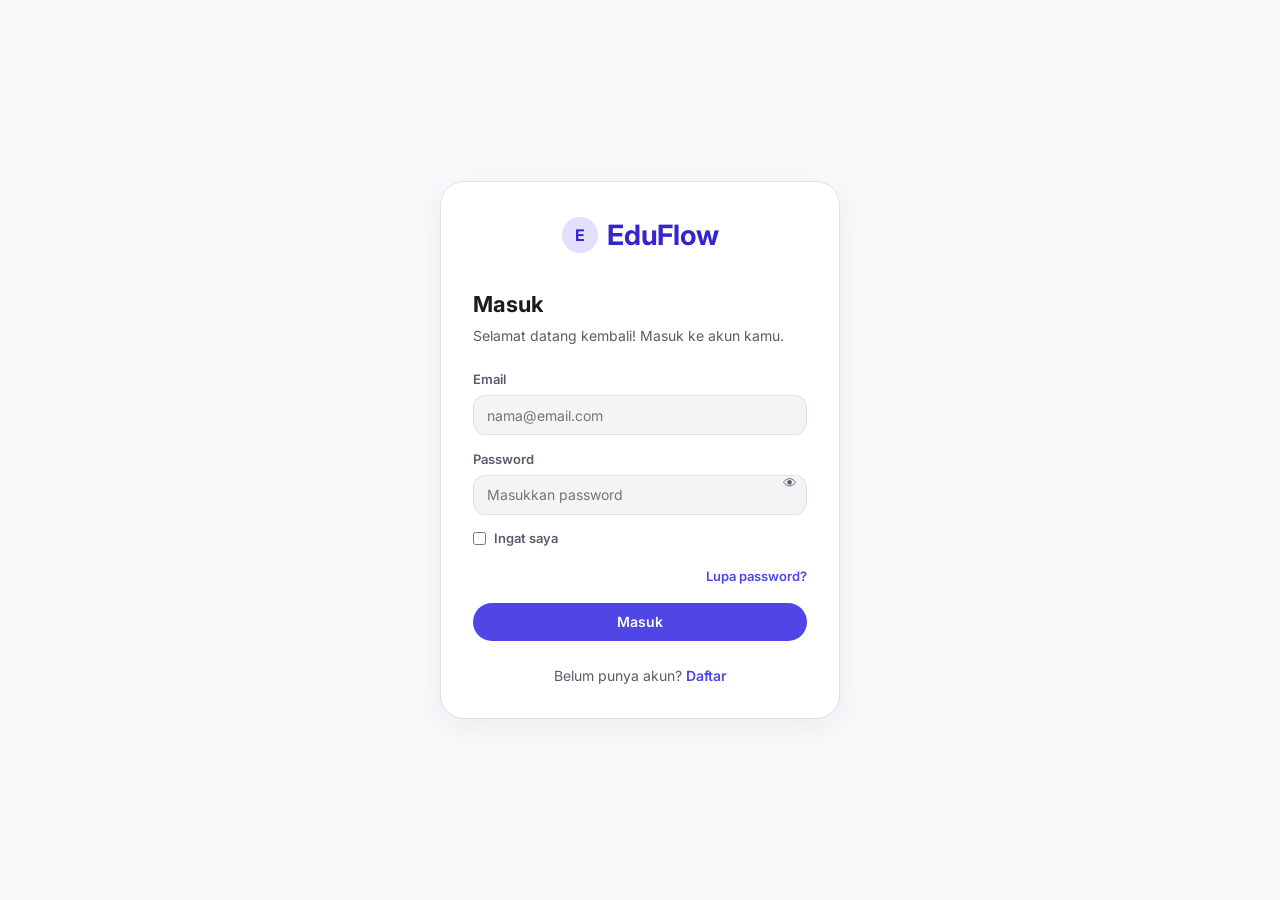
<file: EduFlow/calendar.html>
<!DOCTYPE html>
<html lang="id">
<head>
<meta charset="UTF-8" />
<meta name="viewport" content="width=device-width, initial-scale=1.0" />
<title>EduFlow - Kalender</title>
<link rel="preconnect" href="https://fonts.googleapis.com">
<link href="https://fonts.googleapis.com/css2?family=Inter:wght@400;500;600;700;800&display=swap" rel="stylesheet">
<link rel="manifest" href="manifest.json" />
<meta name="theme-color" content="#4f46e5" />
<link rel="stylesheet" href="assets/css/main.css" />
<link rel="stylesheet" href="assets/css/components.css" />
<link rel="stylesheet" href="assets/css/calendar.css" />
<link rel="stylesheet" href="assets/css/responsive.css" />
</head>
<body data-page="calendar" class="auth-loading">
<div class="layout">
  <aside class="sidebar">
    <div class="sidebar-foot">EduFlow &copy; 2026</div>
  </aside>
  <div class="app">
    <div class="topbar">
      <div class="brand">
        <div class="brand-avatar">E</div>
        <span class="brand-name">EduFlow</span>
      </div>
      <button class="icon-btn" aria-label="Notifikasi">
        <svg viewBox="0 0 24 24" fill="none" stroke="currentColor" stroke-width="2"><path d="M18 8a6 6 0 1 0-12 0c0 7-3 9-3 9h18s-3-2-3-9"/><path d="M13.73 21a2 2 0 0 1-3.46 0"/></svg>
      </button>
    </div>
    <div class="container">
      <p class="eyebrow">JADWAL</p>
      <h1 class="page-title">Kalender Akademik</h1>

      <div class="calendar-header">
        <div class="calendar-nav">
          <button class="icon-btn" id="prevMonth" aria-label="Bulan sebelumnya">
            <svg viewBox="0 0 24 24" fill="none" stroke="currentColor" stroke-width="2"><path d="m15 18-6-6 6-6"/></svg>
          </button>
          <h2 id="currentMonthYear">Januari 2026</h2>
          <button class="icon-btn" id="nextMonth" aria-label="Bulan berikutnya">
            <svg viewBox="0 0 24 24" fill="none" stroke="currentColor" stroke-width="2"><path d="m9 18 6-6-6-6"/></svg>
          </button>
        </div>
        <button class="btn btn-outline btn-sm" id="todayBtn">Hari Ini</button>
      </div>

      <div class="calendar-grid" id="calendarGrid">
        <div class="cal-day-header">Min</div>
        <div class="cal-day-header">Sen</div>
        <div class="cal-day-header">Sel</div>
        <div class="cal-day-header">Rab</div>
        <div class="cal-day-header">Kam</div>
        <div class="cal-day-header">Jum</div>
        <div class="cal-day-header">Sab</div>
      </div>

      <div class="day-detail" id="dayDetail">
        <div class="day-detail-header">
          <h3>Detail</h3>
          <div>
            <span id="dayDetailSubtitle" style="font-size:13px;color:var(--on-surface-variant);margin-right:0.5rem;"></span>
            <button class="icon-btn" id="closeDayDetail" aria-label="Tutup detail">
              <svg viewBox="0 0 24 24" fill="none" stroke="currentColor" stroke-width="2"><path d="M18 6 6 18M6 6l12 12"/></svg>
            </button>
          </div>
        </div>
        <div id="dayDetailList"></div>
      </div>
    </div>

    <nav class="bottom-nav"></nav>
  </div>
</div>

<script src="assets/js/app.js" type="module"></script>
</body>
</html>
</file>
<file: EduFlow/assets/css/main.css>
body.auth-loading { display: none; }

:root {
  --surface: #f8f9fa;
  --surface-container-lowest: #ffffff;
  --surface-container-low: #f3f4f5;
  --surface-container: #edeeef;
  --surface-container-high: #e7e8e9;
  --on-surface: #191c1d;
  --on-surface-variant: #5b5a6b;
  --outline: #9b99ab;
  --outline-variant: #e1dfee;
  --primary: #4f46e5;
  --primary-dark: #3525cd;
  --on-primary: #ffffff;
  --primary-container: #e2dfff;
  --secondary: #006c49;
  --secondary-container: #6cf8bb;
  --error: #ba1a1a;
  --error-container: #ffdad6;
  --tertiary: #a44100;
  --tertiary-container: #ffd2be;
  --radius-sm: 0.5rem;
  --radius-md: 0.75rem;
  --radius-lg: 1rem;
  --radius-xl: 1.5rem;
  --radius-full: 9999px;
  --shadow-fab: 0 4px 12px rgba(79, 70, 229, 0.28);
  --shadow-card: 0 1px 3px rgba(0, 0, 0, 0.06);
  --transition-fast: 0.15s ease;
  --transition-normal: 0.2s ease;
}

[data-theme="dark"] {
  --surface: #0e1111;
  --surface-container-lowest: #181a1b;
  --surface-container-low: #1e2021;
  --surface-container: #242627;
  --surface-container-high: #2a2c2d;
  --on-surface: #e2e2e6;
  --on-surface-variant: #a2a2b0;
  --outline: #797888;
  --outline-variant: #33333f;
  --primary: #b0a8ff;
  --primary-dark: #d0cbff;
  --on-primary: #1e1060;
  --primary-container: #3e34b0;
  --secondary: #6cf8bb;
  --secondary-container: #005239;
  --error: #ffb4ab;
  --error-container: #93000a;
  --tertiary: #ffb690;
  --tertiary-container: #783500;
  --shadow-fab: 0 4px 12px rgba(176, 168, 255, 0.2);
  --shadow-card: 0 1px 3px rgba(0, 0, 0, 0.2);
}

[data-theme="blue"] {
  --primary: #2563eb;
  --primary-dark: #1d4ed8;
  --on-primary: #ffffff;
  --primary-container: #dbeafe;
  --shadow-fab: 0 4px 12px rgba(37, 99, 235, 0.28);
}
[data-theme="dark-blue"] {
  --surface: #0e1111;
  --surface-container-lowest: #181a1b;
  --surface-container-low: #1e2021;
  --surface-container: #242627;
  --surface-container-high: #2a2c2d;
  --on-surface: #e2e2e6;
  --on-surface-variant: #a2a2b0;
  --outline: #797888;
  --outline-variant: #33333f;
  --primary: #60a5fa;
  --primary-dark: #93c5fd;
  --on-primary: #1e3a5f;
  --primary-container: #1e40af;
  --secondary: #6cf8bb;
  --secondary-container: #005239;
  --error: #ffb4ab;
  --error-container: #93000a;
  --tertiary: #ffb690;
  --tertiary-container: #783500;
  --shadow-fab: 0 4px 12px rgba(96, 165, 250, 0.2);
  --shadow-card: 0 1px 3px rgba(0, 0, 0, 0.2);
}

[data-theme="green"] {
  --primary: #059669;
  --primary-dark: #047857;
  --on-primary: #ffffff;
  --primary-container: #d1fae5;
  --shadow-fab: 0 4px 12px rgba(5, 150, 105, 0.28);
}
[data-theme="dark-green"] {
  --surface: #0e1111;
  --surface-container-lowest: #181a1b;
  --surface-container-low: #1e2021;
  --surface-container: #242627;
  --surface-container-high: #2a2c2d;
  --on-surface: #e2e2e6;
  --on-surface-variant: #a2a2b0;
  --outline: #797888;
  --outline-variant: #33333f;
  --primary: #34d399;
  --primary-dark: #6ee7b7;
  --on-primary: #064e3b;
  --primary-container: #065f46;
  --secondary: #6cf8bb;
  --secondary-container: #005239;
  --error: #ffb4ab;
  --error-container: #93000a;
  --tertiary: #ffb690;
  --tertiary-container: #783500;
  --shadow-fab: 0 4px 12px rgba(52, 211, 153, 0.2);
  --shadow-card: 0 1px 3px rgba(0, 0, 0, 0.2);
}

[data-theme="purple"] {
  --primary: #7c3aed;
  --primary-dark: #6d28d9;
  --on-primary: #ffffff;
  --primary-container: #ede9fe;
  --shadow-fab: 0 4px 12px rgba(124, 58, 237, 0.28);
}
[data-theme="dark-purple"] {
  --surface: #0e1111;
  --surface-container-lowest: #181a1b;
  --surface-container-low: #1e2021;
  --surface-container: #242627;
  --surface-container-high: #2a2c2d;
  --on-surface: #e2e2e6;
  --on-surface-variant: #a2a2b0;
  --outline: #797888;
  --outline-variant: #33333f;
  --primary: #a78bfa;
  --primary-dark: #c4b5fd;
  --on-primary: #2e1065;
  --primary-container: #5b21b6;
  --secondary: #6cf8bb;
  --secondary-container: #005239;
  --error: #ffb4ab;
  --error-container: #93000a;
  --tertiary: #ffb690;
  --tertiary-container: #783500;
  --shadow-fab: 0 4px 12px rgba(167, 139, 250, 0.2);
  --shadow-card: 0 1px 3px rgba(0, 0, 0, 0.2);
}

* {
  box-sizing: border-box;
  margin: 0;
  padding: 0;
}

html {
  scroll-behavior: smooth;
}

html, body {
  margin: 0;
  padding: 0;
}

body {
  font-family: 'Inter', system-ui, -apple-system, sans-serif;
  background: var(--surface);
  color: var(--on-surface);
  -webkit-font-smoothing: antialiased;
  -moz-osx-font-smoothing: grayscale;
  line-height: 1.5;
}

a {
  color: var(--primary);
  text-decoration: none;
}

img {
  max-width: 100%;
  height: auto;
}

button {
  font-family: inherit;
}

input, select, textarea {
  font-family: inherit;
}

:focus-visible {
  outline: 2px solid var(--primary);
  outline-offset: 2px;
}
</file>
<file: EduFlow/assets/css/components.css>
.btn {
  display: inline-flex;
  align-items: center;
  justify-content: center;
  gap: 0.4rem;
  border-radius: var(--radius-full);
  font-weight: 600;
  font-size: 14px;
  padding: 0.65rem 1.1rem;
  border: none;
  cursor: pointer;
  transition: opacity var(--transition-fast), transform 0.1s ease;
  text-decoration: none;
}

.btn:active {
  transform: scale(0.97);
}

.btn:disabled {
  opacity: 0.5;
  cursor: not-allowed;
}

.btn-primary {
  background: var(--primary);
  color: var(--on-primary);
}

.btn-primary:hover {
  opacity: 0.9;
}

.btn-outline {
  background: var(--surface-container-lowest);
  color: var(--primary);
  border: 1.5px solid var(--primary);
}

.btn-ghost {
  background: var(--surface-container-low);
  color: var(--on-surface);
}

.btn-ghost:hover {
  background: var(--surface-container-high);
}

.btn-success {
  background: var(--secondary);
  color: #fff;
}

.btn-error {
  background: var(--error);
  color: #fff;
}

.btn-success-outline {
  background: var(--surface-container-lowest);
  color: var(--secondary);
  border: 1.5px solid var(--secondary);
}

.btn-error-outline {
  background: var(--surface-container-lowest);
  color: var(--error);
  border: 1.5px solid var(--error);
}

.btn-sm {
  padding: 0.45rem 0.8rem;
  font-size: 13px;
}

.btn-block {
  width: 100%;
}

.btn-icon {
  width: 40px;
  height: 40px;
  padding: 0;
  border-radius: var(--radius-full);
}

.fab {
  position: fixed;
  right: 50%;
  transform: translateX(190px);
  bottom: 96px;
  width: 56px;
  height: 56px;
  border-radius: var(--radius-full);
  background: var(--primary);
  color: #fff;
  border: none;
  display: flex;
  align-items: center;
  justify-content: center;
  box-shadow: var(--shadow-fab);
  cursor: pointer;
  z-index: 40;
  transition: transform var(--transition-fast), box-shadow var(--transition-fast);
}

.fab:hover {
  transform: translateX(190px) scale(1.05);
  box-shadow: 0 6px 16px rgba(79, 70, 229, 0.35);
}

.fab svg {
  width: 26px;
  height: 26px;
}

.icon-btn {
  width: 40px;
  height: 40px;
  border-radius: var(--radius-full);
  display: flex;
  align-items: center;
  justify-content: center;
  background: var(--surface-container-low);
  border: none;
  color: var(--on-surface);
  cursor: pointer;
  transition: background var(--transition-fast);
}

.icon-btn:hover {
  background: var(--surface-container-high);
}

.icon-btn svg {
  width: 20px;
  height: 20px;
}

.icon-action {
  background: var(--surface-container-low);
  border: none;
  border-radius: var(--radius-full);
  width: 30px;
  height: 30px;
  display: flex;
  align-items: center;
  justify-content: center;
  cursor: pointer;
  color: var(--on-surface-variant);
  transition: color var(--transition-fast), background var(--transition-fast);
}

.icon-action:hover {
  color: var(--error);
  background: var(--error-container);
}

.card {
  background: var(--surface-container-lowest);
  border: 1px solid var(--outline-variant);
  border-radius: var(--radius-lg);
  padding: 1rem;
  box-shadow: var(--shadow-card);
}

.badge-count {
  background: var(--primary-container);
  color: var(--primary-dark);
  font-size: 12px;
  font-weight: 700;
  border-radius: var(--radius-full);
  padding: 0.1rem 0.55rem;
}

.priority-badge {
  font-size: 11px;
  font-weight: 600;
  padding: 0.15rem 0.5rem;
  border-radius: var(--radius-full);
}

.priority-high {
  background: #fef2f2;
  color: #dc2626;
}

.priority-medium {
  background: #fffbeb;
  color: #d97706;
}

.priority-low {
  background: #f3f4f6;
  color: #6b7280;
}

.progress-track {
  height: 8px;
  background: var(--surface-container-high);
  border-radius: var(--radius-full);
  overflow: hidden;
}

.progress-fill {
  height: 100%;
  background: var(--secondary);
  border-radius: var(--radius-full);
  transition: width 0.5s ease;
}

.progress-fill.indigo {
  background: var(--primary);
}

.progress-fill.red {
  background: var(--error);
}

.search-box {
  display: flex;
  align-items: center;
  gap: 0.5rem;
  background: var(--surface-container-low);
  border-radius: var(--radius-lg);
  padding: 0.75rem 1rem;
  margin-bottom: 1.25rem;
  border: 1.5px solid transparent;
  transition: border-color var(--transition-fast);
}

.search-box input {
  border: none;
  background: transparent;
  outline: none;
  width: 100%;
  font-family: inherit;
  font-size: 15px;
  color: var(--on-surface);
}

.search-box:focus-within {
  border-color: var(--primary);
}

.search-box svg {
  color: var(--on-surface-variant);
  flex-shrink: 0;
  width: 18px;
  height: 18px;
}

.empty-state {
  text-align: center;
  color: var(--on-surface-variant);
  padding: 2.5rem 1rem;
  font-size: 14px;
  display: flex;
  flex-direction: column;
  align-items: center;
  gap: 0.5rem;
}

.empty-state svg.empty-illustration {
  width: 80px;
  height: 80px;
  color: var(--outline-variant);
  margin-bottom: 0.5rem;
}

.empty-state .empty-title {
  font-size: 16px;
  font-weight: 600;
  color: var(--on-surface);
}

.empty-state .empty-action {
  margin-top: 0.5rem;
}

.empty-icon {
  font-size: 2rem;
  margin-bottom: 0.5rem;
}

.section-head {
  display: flex;
  align-items: center;
  justify-content: space-between;
  margin: 1.5rem 0 0.75rem;
}

.section-head h2 {
  font-size: 20px;
  font-weight: 600;
  margin: 0;
}

.link-btn {
  background: none;
  border: none;
  color: var(--primary);
  font-weight: 600;
  font-size: 14px;
  cursor: pointer;
  text-decoration: none;
}

.link-btn:hover {
  text-decoration: underline;
}

.stack-gap {
  display: flex;
  flex-direction: column;
  gap: 0.75rem;
}

.tab {
  flex-shrink: 0;
  padding: 0.55rem 1.1rem;
  border-radius: var(--radius-full);
  font-size: 14px;
  font-weight: 600;
  cursor: pointer;
  border: 1.5px solid var(--outline-variant);
  background: var(--surface-container-lowest);
  color: var(--on-surface);
  white-space: nowrap;
  transition: all var(--transition-fast);
}

.tab:hover {
  background: var(--surface-container-high);
}

.tab.active {
  background: var(--primary);
  color: var(--on-primary);
  border-color: var(--primary);
}

.filter-bar {
  display: flex;
  gap: 0.5rem;
  overflow-x: auto;
  padding-bottom: 0.5rem;
  margin-bottom: 1rem;
}

.filter-bar::-webkit-scrollbar {
  display: none;
}

.filter-select {
  padding: 0.5rem 0.8rem;
  border-radius: var(--radius-md);
  border: 1.5px solid var(--outline-variant);
  background: var(--surface-container-lowest);
  font-family: inherit;
  font-size: 13px;
  font-weight: 500;
  color: var(--on-surface);
  cursor: pointer;
  outline: none;
}

.filter-select:focus {
  border-color: var(--primary);
}

.md-preview h3,
.md-preview h4,
.md-preview h5 {
  margin: 0.5rem 0 0.25rem;
}
.md-preview ul {
  margin: 0.25rem 0;
  padding-left: 1.25rem;
}
.md-preview code {
  background: var(--surface-container-high);
  padding: 0.1rem 0.3rem;
  border-radius: 4px;
  font-size: 13px;
}
.md-preview strong {
  font-weight: 700;
}
</file>
<file: EduFlow/assets/css/calendar.css>
.calendar-header {
  display: flex;
  align-items: center;
  justify-content: space-between;
  margin-bottom: 1rem;
}

.calendar-nav {
  display: flex;
  align-items: center;
  gap: 0.5rem;
}

.calendar-nav h2 {
  font-size: 18px;
  font-weight: 700;
  min-width: 180px;
  text-align: center;
  margin: 0;
}

.calendar-grid {
  display: grid;
  grid-template-columns: repeat(7, 1fr);
  gap: 2px;
  background: var(--outline-variant);
  border-radius: var(--radius-md);
  overflow: hidden;
  margin-bottom: 1rem;
}

.cal-day-header {
  background: var(--surface-container);
  padding: 0.5rem;
  text-align: center;
  font-size: 12px;
  font-weight: 600;
  color: var(--on-surface-variant);
}

.cal-day {
  background: var(--surface-container-lowest);
  min-height: 80px;
  padding: 0.4rem;
  cursor: pointer;
  transition: background var(--transition-fast);
  position: relative;
}

.cal-day:hover {
  background: var(--primary-container);
}

.cal-day.empty {
  background: var(--surface-container);
  cursor: default;
}

.cal-day.today {
  background: var(--primary-container);
}

.cal-day.today .cal-day-num {
  background: var(--primary);
  color: #fff;
  border-radius: 50%;
  width: 28px;
  height: 28px;
  display: flex;
  align-items: center;
  justify-content: center;
}

.cal-day-num {
  font-size: 14px;
  font-weight: 600;
  margin-bottom: 2px;
}

.cal-dots {
  display: flex;
  gap: 3px;
  justify-content: center;
  margin-top: 2px;
  flex-wrap: wrap;
}

.cal-dot {
  width: 6px;
  height: 6px;
  border-radius: 50%;
  background: var(--primary);
}

.cal-day-event-count {
  font-size: 10px;
  color: var(--on-surface-variant);
  text-align: center;
  font-weight: 600;
  margin-top: 1px;
}

.day-detail {
  display: none;
  background: var(--surface-container-lowest);
  border: 1px solid var(--outline-variant);
  border-radius: var(--radius-lg);
  padding: 1rem;
  margin-top: 1rem;
}

.day-detail.visible {
  display: block;
  animation: fadeIn 0.2s ease;
}

.day-detail-header {
  display: flex;
  justify-content: space-between;
  align-items: center;
  margin-bottom: 0.75rem;
}

.day-detail-header h3 {
  font-size: 16px;
  font-weight: 700;
  margin: 0;
}

.day-event {
  border-left: 3px solid var(--primary);
  padding: 0.65rem 0.75rem;
  margin-bottom: 0.5rem;
  background: var(--surface-container);
  border-radius: 0 var(--radius-md) var(--radius-md) 0;
}

.day-event-type {
  font-size: 11px;
  font-weight: 600;
  color: var(--on-surface-variant);
  text-transform: uppercase;
  letter-spacing: 0.05em;
}

.day-event-title {
  font-weight: 600;
  font-size: 14px;
  margin: 2px 0;
}

.day-event-desc {
  font-size: 12px;
  color: var(--on-surface-variant);
}

@keyframes fadeIn {
  from { opacity: 0; transform: translateY(8px); }
  to { opacity: 1; transform: translateY(0); }
}
</file>
<file: EduFlow/assets/css/responsive.css>
.layout {
  display: flex;
  min-height: 100vh;
}

.sidebar {
  display: none;
}

.app {
  max-width: 480px;
  min-height: 100vh;
  margin: 0 auto;
  background: var(--surface);
  position: relative;
  padding-bottom: 96px;
  width: 100%;
}

.app > .topbar {
  display: flex;
  align-items: center;
  justify-content: space-between;
  padding: 1rem;
}

.brand {
  display: flex;
  align-items: center;
  gap: 0.6rem;
}

.brand-avatar {
  width: 36px;
  height: 36px;
  border-radius: var(--radius-full);
  object-fit: cover;
  border: 2px solid var(--primary-container);
  display: flex;
  align-items: center;
  justify-content: center;
  font-weight: 700;
  color: var(--primary-dark);
  background: var(--primary-container);
}

.brand-name {
  font-size: 20px;
  font-weight: 700;
  letter-spacing: -0.01em;
  color: var(--primary-dark);
}

.container {
  padding: 0 1rem;
}

.eyebrow {
  font-size: 12px;
  font-weight: 600;
  letter-spacing: 0.08em;
  text-transform: uppercase;
  color: var(--on-surface-variant);
}

h1.page-title {
  font-size: 30px;
  font-weight: 700;
  letter-spacing: -0.02em;
  margin: 0.15rem 0 1rem;
}

.bottom-nav {
  position: fixed;
  bottom: 0;
  left: 50%;
  transform: translateX(-50%);
  width: 100%;
  max-width: 480px;
  background: rgba(255, 255, 255, 0.92);
  backdrop-filter: blur(10px);
  -webkit-backdrop-filter: blur(10px);
  border-top: 1px solid var(--outline-variant);
  display: flex;
  padding: 0.5rem 0 0.6rem;
  z-index: 30;
}

[data-theme="dark"] .bottom-nav {
  background: rgba(24, 26, 27, 0.92);
}

.nav-item {
  flex: 1;
  display: flex;
  flex-direction: column;
  align-items: center;
  gap: 2px;
  text-decoration: none;
  color: var(--on-surface-variant);
  font-size: 11px;
  font-weight: 600;
  transition: color var(--transition-fast);
}

.nav-item svg {
  width: 22px;
  height: 22px;
}

.nav-item.active {
  color: var(--primary);
}

.nav-dot {
  width: 4px;
  height: 4px;
  border-radius: 50%;
  background: var(--primary);
  margin-top: 1px;
}

.nav-dot.hidden {
  visibility: hidden;
}

/* ===== Modal ===== */
.modal-backdrop {
  position: fixed;
  inset: 0;
  background: rgba(25, 28, 29, 0.5);
  backdrop-filter: blur(8px);
  -webkit-backdrop-filter: blur(8px);
  display: none;
  align-items: flex-end;
  justify-content: center;
  z-index: 50;
}

.modal-backdrop.open {
  display: flex;
}

.modal {
  background: var(--surface-container-lowest);
  width: 100%;
  max-width: 480px;
  border-radius: var(--radius-xl) var(--radius-xl) 0 0;
  padding: 1.25rem;
  max-height: 88vh;
  overflow-y: auto;
  animation: slideUp 0.2s ease;
}

@keyframes slideUp {
  from { transform: translateY(30px); opacity: 0; }
  to { transform: translateY(0); opacity: 1; }
}

.modal h3 {
  margin: 0 0 1rem;
  font-size: 18px;
  font-weight: 700;
}

.field {
  margin-bottom: 0.9rem;
}

.field label {
  display: block;
  font-size: 13px;
  font-weight: 600;
  margin-bottom: 0.35rem;
  color: var(--on-surface-variant);
}

.field input,
.field select,
.field textarea {
  width: 100%;
  border-radius: var(--radius-md);
  border: 1.5px solid var(--outline-variant);
  padding: 0.65rem 0.8rem;
  font-family: inherit;
  font-size: 14px;
  background: var(--surface-container-low);
  outline: none;
  transition: border-color var(--transition-fast), background var(--transition-fast);
  color: var(--on-surface);
}

.field input:focus,
.field select:focus,
.field textarea:focus {
  border-color: var(--primary);
  background: var(--surface-container-lowest);
}

.field textarea {
  resize: vertical;
  min-height: 60px;
}

.field .field-hint {
  font-size: 11px;
  color: var(--on-surface-variant);
  margin-top: 0.2rem;
}

.modal-actions {
  display: flex;
  gap: 0.6rem;
  margin-top: 1.1rem;
}

.modal-actions .btn {
  flex: 1;
}

.toast {
  position: fixed;
  bottom: 90px;
  left: 50%;
  transform: translateX(-50%);
  background: var(--on-surface);
  color: var(--surface-container-lowest);
  padding: 0.6rem 1.1rem;
  border-radius: var(--radius-full);
  font-size: 13px;
  font-weight: 600;
  z-index: 60;
  opacity: 0;
  pointer-events: none;
  transition: opacity 0.2s ease, transform 0.2s ease;
  white-space: nowrap;
  display: flex;
  align-items: center;
  gap: 0.4rem;
}

.toast.show {
  opacity: 1;
  transform: translateX(-50%) translateY(-6px);
}

.toast.toast-success { background: var(--secondary); color: #fff; }
.toast.toast-error { background: var(--error); color: #fff; }

.toast-undo {
  display: flex;
  align-items: center;
  gap: 0.75rem;
  white-space: normal;
  pointer-events: auto;
  cursor: default;
  background: var(--on-surface);
  color: var(--surface-container-lowest);
}
.toast-undo-btn {
  padding: 0.2rem 0.5rem;
  font-size: 12px;
  border-radius: var(--radius-sm);
  background: var(--primary);
  color: var(--on-primary);
  border: none;
  cursor: pointer;
  font-weight: 600;
}
.spinner-sm {
  display: inline-block;
  width: 14px;
  height: 14px;
  border: 2px solid transparent;
  border-top-color: currentColor;
  border-radius: 50%;
  animation: spin .6s linear infinite;
  vertical-align: middle;
}
.skeleton-wrapper { display: flex; flex-direction: column; gap: 0.75rem; }
.skeleton-card { background: var(--surface-container-high); border-radius: var(--radius-lg); padding: 1rem; }
.skeleton-row { background: var(--surface-container-high); border-radius: var(--radius-sm); padding: 0.75rem; display: flex; gap: 0.5rem; }
.skeleton-line { height: 12px; background: var(--outline-variant); border-radius: 6px; animation: shimmer 1.5s infinite; margin-bottom: 0.5rem; }
.skeleton-line:last-child { margin-bottom: 0; }
.skeleton-line.w-30 { width: 30%; }
.skeleton-line.w-40 { width: 40%; }
.skeleton-line.w-50 { width: 50%; }
.skeleton-line.w-60 { width: 60%; }
.skeleton-line.w-80 { width: 80%; }
@keyframes shimmer {
  0% { opacity: 0.5; }
  50% { opacity: 1; }
  100% { opacity: 0.5; }
}

.card, .stat-card, .task-card, .note-mini-card, .deadline-item { transition: transform 0.15s ease, box-shadow 0.15s ease; }
.card:hover, .stat-card:hover, .task-card:hover, .note-mini-card:hover, .deadline-item:hover { transform: translateY(-1px); box-shadow: 0 4px 12px rgba(0,0,0,0.06); }
.btn { transition: transform 0.1s ease, box-shadow 0.15s ease, opacity 0.15s ease; }
.btn:active { transform: scale(0.97); }
.fab { transition: transform 0.2s ease, box-shadow 0.2s ease; }
.fab:hover { transform: scale(1.05); box-shadow: 0 6px 20px rgba(79,70,229,0.3); }
.fab:active { transform: scale(0.95); }
.fab-menu-item { transition: transform 0.15s ease, box-shadow 0.15s ease; }
.fab-menu-item:hover { transform: translateX(-4px); box-shadow: 0 4px 12px rgba(0,0,0,0.15); }
.modal-backdrop { animation: fadeIn 0.2s ease; }
@keyframes fadeIn { from { opacity: 0; } to { opacity: 1; } }
.modal { animation: slideUp 0.25s ease; }
@keyframes slideUp { from { opacity: 0; transform: translateY(20px); } to { opacity: 1; transform: translateY(0); } }
.gs-result:hover { background: var(--surface-container); }
.gs-result { transition: background 0.1s ease; }


.dialog {
  text-align: center;
}

.dialog p {
  margin: 0 0 1.25rem;
  color: var(--on-surface-variant);
  font-size: 14px;
}

.dialog-actions {
  display: flex;
  gap: 0.6rem;
  justify-content: center;
}

/* ===== Labels & Tags ===== */
.label {
  font-size: 12px;
  font-weight: 600;
  color: var(--on-surface-variant);
  text-transform: uppercase;
  letter-spacing: 0.05em;
}

.info-row {
  display: flex;
  gap: 0.5rem;
  font-size: 13px;
  color: var(--on-surface-variant);
  margin: 0.25rem 0;
}

.tag {
  display: inline-flex;
  align-items: center;
  gap: 0.25rem;
  background: var(--surface-container);
  border-radius: var(--radius-full);
  padding: 0.15rem 0.55rem;
  font-size: 12px;
  font-weight: 500;
  color: var(--on-surface-variant);
}

/* ===== Dashboard ===== */
.mt-0 { margin-top: 0; }
.mb-0 { margin-bottom: 0; }
.mt-1 { margin-top: 0.5rem; }
.mb-1 { margin-bottom: 0.5rem; }
.mt-2 { margin-top: 1rem; }
.mb-2 { margin-bottom: 1rem; }
.mt-3 { margin-top: 1.5rem; }
.mb-3 { margin-bottom: 1.5rem; }

/* ===== Tablet (768px) ===== */
@media (min-width: 600px) {
  .container { max-width: 600px; margin: 0 auto; }
  .subject-grid {
    grid-template-columns: repeat(2, 1fr);
  }
  .quick-stats {
    grid-template-columns: repeat(4, 1fr);
  }
  .task-stats { grid-template-columns: repeat(3, 1fr); }
  .settings-card { padding: 1.5rem; }
}

/* ===== Desktop (1024px) ===== */
@media (min-width: 900px) {
  body {
    background: var(--surface-container-low);
  }

  .layout {
    max-width: 1180px;
    margin: 0 auto;
    gap: 0;
  }

  .sidebar {
    display: flex;
    flex-direction: column;
    width: 240px;
    flex-shrink: 0;
    padding: 1.5rem 1rem;
    gap: 0.3rem;
    position: sticky;
    top: 0;
    height: 100vh;
    border-right: 1px solid var(--outline-variant);
  }

  .sidebar .brand {
    padding: 0 0.5rem;
    margin-bottom: 2rem;
  }

  .sidebar .brand-name {
    font-size: 22px;
  }

  .sidebar-link {
    display: flex;
    align-items: center;
    gap: 0.8rem;
    padding: 0.7rem 0.9rem;
    border-radius: var(--radius-md);
    text-decoration: none;
    color: var(--on-surface-variant);
    font-weight: 600;
    font-size: 14px;
    transition: background var(--transition-fast), color var(--transition-fast);
  }

  .sidebar-link svg {
    width: 20px;
    height: 20px;
    flex-shrink: 0;
  }

  .sidebar-link.active {
    background: var(--primary-container);
    color: var(--primary-dark);
  }

  .sidebar-link:hover:not(.active) {
    background: var(--surface-container-high);
  }

  .sidebar-foot {
    margin-top: auto;
    font-size: 12px;
    color: var(--on-surface-variant);
    padding: 0 0.5rem;
  }

  .app {
    max-width: none;
    flex: 1;
    padding-bottom: 2rem;
    background: var(--surface);
    min-width: 0;
  }

  .app > .topbar {
    display: none;
  }

  .container {
    max-width: 840px;
    margin: 0 auto;
    padding: 2rem 2.5rem;
  }

  .bottom-nav {
    display: none;
  }

  .fab {
    position: fixed;
    right: calc((100vw - 1180px) / 2 + 2.5rem);
    bottom: 2.5rem;
    transform: none;
  }

  .fab:hover {
    transform: scale(1.05);
  }

  @media (max-width: 1180px) {
    .fab {
      right: 2.5rem;
    }
  }

  h1.page-title {
    font-size: 34px;
  }

  .stat-grid {
    grid-template-columns: repeat(2, minmax(0, 260px));
  }

  .subject-grid {
    grid-template-columns: repeat(3, 1fr);
  }

  #classList, #upcomingTasks {
    display: grid;
    grid-template-columns: 1fr 1fr;
    gap: 0.75rem;
  }

  #classList .empty-state,
  #upcomingTasks .empty-state {
    grid-column: 1 / -1;
  }

  .modal-backdrop {
    align-items: center;
  }

  .modal {
    border-radius: var(--radius-xl);
    max-width: 440px;
    animation: none;
  }

  .chart-grid {
    grid-template-columns: repeat(3, 1fr);
  }

  .calendar-grid {
    gap: 4px;
  }

  .cal-day {
    min-height: 100px;
  }
}

/* ===== Wide Desktop ===== */
@media (min-width: 1200px) {
  .subject-grid {
    grid-template-columns: repeat(4, 1fr);
  }
  .layout { max-width: 1280px; }
}

/* ===== Extra Wide (1440px) ===== */
@media (min-width: 1440px) {
  .layout { max-width: 1400px; }
  .container { max-width: 960px; padding: 2rem 3rem; }
  .sidebar { width: 260px; }
  .subject-grid { grid-template-columns: repeat(5, 1fr); }
  .stat-grid { grid-template-columns: repeat(2, minmax(0, 300px)); }
  #classList, #upcomingTasks { grid-template-columns: repeat(2, 1fr); }
}

/* ===== Small Mobile (320px) ===== */
@media (max-width: 380px) {
  .container { padding: 0 0.5rem; }
  h1.page-title { font-size: 24px; }
  .stat-grid { grid-template-columns: 1fr; }
  .quick-stats { grid-template-columns: repeat(2, 1fr); }
  .subject-grid { grid-template-columns: 1fr; }
  .cal-day { min-height: 44px; font-size: 11px; }
  .cal-day-num { font-size: 11px; }
  .cal-day-header { font-size: 10px; padding: 0.3rem; }
  .modal { padding: 1rem; }
  .field input, .field select, .field textarea { font-size: 13px; padding: 0.55rem 0.7rem; }
  .btn { font-size: 13px; padding: 0.55rem 0.9rem; }
  .bottom-nav { font-size: 10px; }
  .nav-item svg { width: 20px; height: 20px; }
  .fab { width: 48px; height: 48px; bottom: 80px; right: 12px; }
  .fab svg { width: 22px; height: 22px; }
  .task-stats { grid-template-columns: 1fr; }
}

/* ===== Mobile Adjustments ===== */
@media (max-width: 480px) {
  .fab {
    right: 20px;
    transform: none;
  }
  .stat-grid {
    gap: 0.5rem;
  }
  .stat-card .stat-value {
    font-size: 24px;
  }
  .subject-grid {
    gap: 0.6rem;
  }
  .quick-stats {
    grid-template-columns: repeat(2, 1fr);
  }
  .chart-grid {
    grid-template-columns: 1fr;
  }
  .calendar-grid {
    gap: 1px;
  }
  .cal-day {
    min-height: 60px;
    padding: 0.2rem;
  }
  .cal-day-num {
    font-size: 12px;
  }
  .container {
    padding: 0 0.75rem;
  }
}

/* ===== Reduced Motion ===== */
@media (prefers-reduced-motion: reduce) {
  *, *::before, *::after {
    animation-duration: 0.01ms !important;
    transition-duration: 0.01ms !important;
  }
}
</file>
<file: EduFlow/assets/css/subjects.css>
.semester-tabs {
  display: flex;
  gap: 0.5rem;
  overflow-x: auto;
  padding-bottom: 0.25rem;
  margin-bottom: 1.25rem;
}

.semester-tabs::-webkit-scrollbar {
  display: none;
}

.subject-grid {
  display: grid;
  grid-template-columns: 1fr 1fr;
  gap: 0.85rem;
}

.subject-card {
  background: var(--surface-container-lowest);
  border: 1px solid var(--outline-variant);
  border-radius: var(--radius-lg);
  padding: 0.9rem;
  position: relative;
  display: flex;
  flex-direction: column;
  gap: 0.4rem;
  transition: transform var(--transition-fast), box-shadow var(--transition-fast);
}

.subject-card:hover {
  transform: translateY(-2px);
  box-shadow: 0 4px 12px rgba(0, 0, 0, 0.08);
}

.subject-card .accent-bar {
  position: absolute;
  left: 0;
  top: 0.9rem;
  bottom: 0.9rem;
  width: 4px;
  border-radius: 4px;
}

.subject-card-inner {
  padding-left: 0.6rem;
  display: flex;
  flex-direction: column;
  gap: 0.35rem;
  flex: 1;
}

.sks-pill {
  align-self: flex-start;
  font-size: 11px;
  font-weight: 700;
  background: var(--primary-container);
  color: var(--primary-dark);
  border-radius: var(--radius-full);
  padding: 0.15rem 0.55rem;
}

.subject-card .sname {
  font-weight: 700;
  font-size: 15px;
  line-height: 1.25;
}

.subject-card .scode {
  font-size: 12px;
  color: var(--on-surface-variant);
}

.subject-progress {
  margin-top: 0.3rem;
}

.subject-progress .progress-track {
  height: 4px;
}

.progress-label {
  font-size: 11px;
  color: var(--on-surface-variant);
  margin-top: 2px;
  display: block;
}

.subject-card-actions {
  display: flex;
  gap: 0.4rem;
  margin-top: 0.3rem;
}

.subject-card-actions .btn {
  margin-top: 0;
  flex: 1;
}

.subject-card-actions .icon-action {
  flex-shrink: 0;
}

.subject-add {
  border: 2px dashed var(--outline-variant);
  background: transparent;
  border-radius: var(--radius-lg);
  display: flex;
  flex-direction: column;
  align-items: center;
  justify-content: center;
  gap: 0.4rem;
  color: var(--on-surface-variant);
  font-size: 13px;
  cursor: pointer;
  min-height: 140px;
  transition: border-color var(--transition-fast), color var(--transition-fast);
}

.subject-add:hover {
  border-color: var(--primary);
  color: var(--primary);
}

.progress-card {
  background: linear-gradient(135deg, var(--surface-container-lowest), var(--surface-container));
  border: 1px solid var(--outline-variant);
  margin-bottom: 1rem;
}

.progress-card .stat-label {
  text-transform: uppercase;
  font-size: 12px;
  letter-spacing: 0.05em;
  font-weight: 600;
  color: var(--on-surface-variant);
}

.progress-card .big-pct {
  font-size: 30px;
  font-weight: 700;
  margin: 0.25rem 0 0.6rem;
}

.credit-banner {
  background: linear-gradient(135deg, var(--primary), var(--primary-dark));
  color: #fff;
  border-radius: var(--radius-lg);
  padding: 1.1rem;
  text-align: center;
  margin-bottom: 1.5rem;
}

.credit-banner .eyebrow {
  color: rgba(255, 255, 255, 0.8);
}

.credit-banner .big-pct {
  font-size: 30px;
  font-weight: 700;
  margin: 0.2rem 0 0;
  color: #fff;
}
</file>
<file: EduFlow/assets/css/tasks.css>
.task-card {
  display: flex;
  gap: 0.75rem;
  background: var(--surface-container-lowest);
  border: 1px solid var(--outline-variant);
  border-left: 4px solid var(--primary);
  border-radius: var(--radius-lg);
  padding: 0.9rem 1rem;
  transition: transform var(--transition-fast), box-shadow var(--transition-fast);
}

.task-card:hover {
  transform: translateX(2px);
  box-shadow: 0 2px 8px rgba(0, 0, 0, 0.06);
}

.task-card.completed {
  opacity: 0.6;
}

.task-card.completed .task-title {
  text-decoration: line-through;
}

.task-checkbox {
  width: 22px;
  height: 22px;
  border-radius: 6px;
  border: 2px solid var(--outline);
  flex-shrink: 0;
  margin-top: 2px;
  cursor: pointer;
  display: flex;
  align-items: center;
  justify-content: center;
  background: var(--surface-container-lowest);
  transition: all var(--transition-fast);
}

.task-checkbox:hover {
  border-color: var(--primary);
}

.task-checkbox.checked {
  background: var(--secondary);
  border-color: var(--secondary);
  color: #fff;
}

.task-body {
  flex: 1;
  min-width: 0;
}

.task-top {
  display: flex;
  justify-content: space-between;
  align-items: flex-start;
  gap: 0.5rem;
}

.task-subject {
  font-size: 13px;
  font-weight: 700;
}

.task-title {
  font-weight: 700;
  font-size: 15px;
  margin: 0.15rem 0;
}

.task-desc {
  font-size: 13px;
  color: var(--on-surface-variant);
  margin: 0.15rem 0 0.5rem;
}

.task-meta {
  display: flex;
  align-items: center;
  gap: 0.5rem;
  margin-top: 0.3rem;
}

.task-due {
  display: inline-flex;
  align-items: center;
  gap: 0.3rem;
  background: var(--surface-container-low);
  border-radius: var(--radius-full);
  padding: 0.25rem 0.6rem;
  font-size: 12px;
  font-weight: 600;
  color: var(--on-surface-variant);
}

.time-left {
  font-size: 12px;
  font-weight: 700;
  display: flex;
  align-items: center;
  gap: 0.25rem;
  white-space: nowrap;
}

.time-left.urgent {
  color: var(--error);
}

.time-left.ok {
  color: var(--on-surface-variant);
}

.task-actions {
  display: flex;
  gap: 0.4rem;
  margin-top: 0.6rem;
}

.task-progress-bar {
  margin-top: 0.5rem;
}

.task-progress-bar .progress-track {
  height: 4px;
}

.task-stats {
  display: grid;
  grid-template-columns: repeat(3, 1fr);
  gap: 0.5rem;
  margin-bottom: 1rem;
}

.task-stat-card {
  background: var(--surface-container-lowest);
  border: 1px solid var(--outline-variant);
  border-radius: var(--radius-md);
  padding: 0.75rem;
  text-align: center;
}

.task-stat-value {
  font-size: 24px;
  font-weight: 700;
  color: var(--primary);
}

.task-stat-label {
  font-size: 12px;
  color: var(--on-surface-variant);
  margin-top: 2px;
}
</file>
